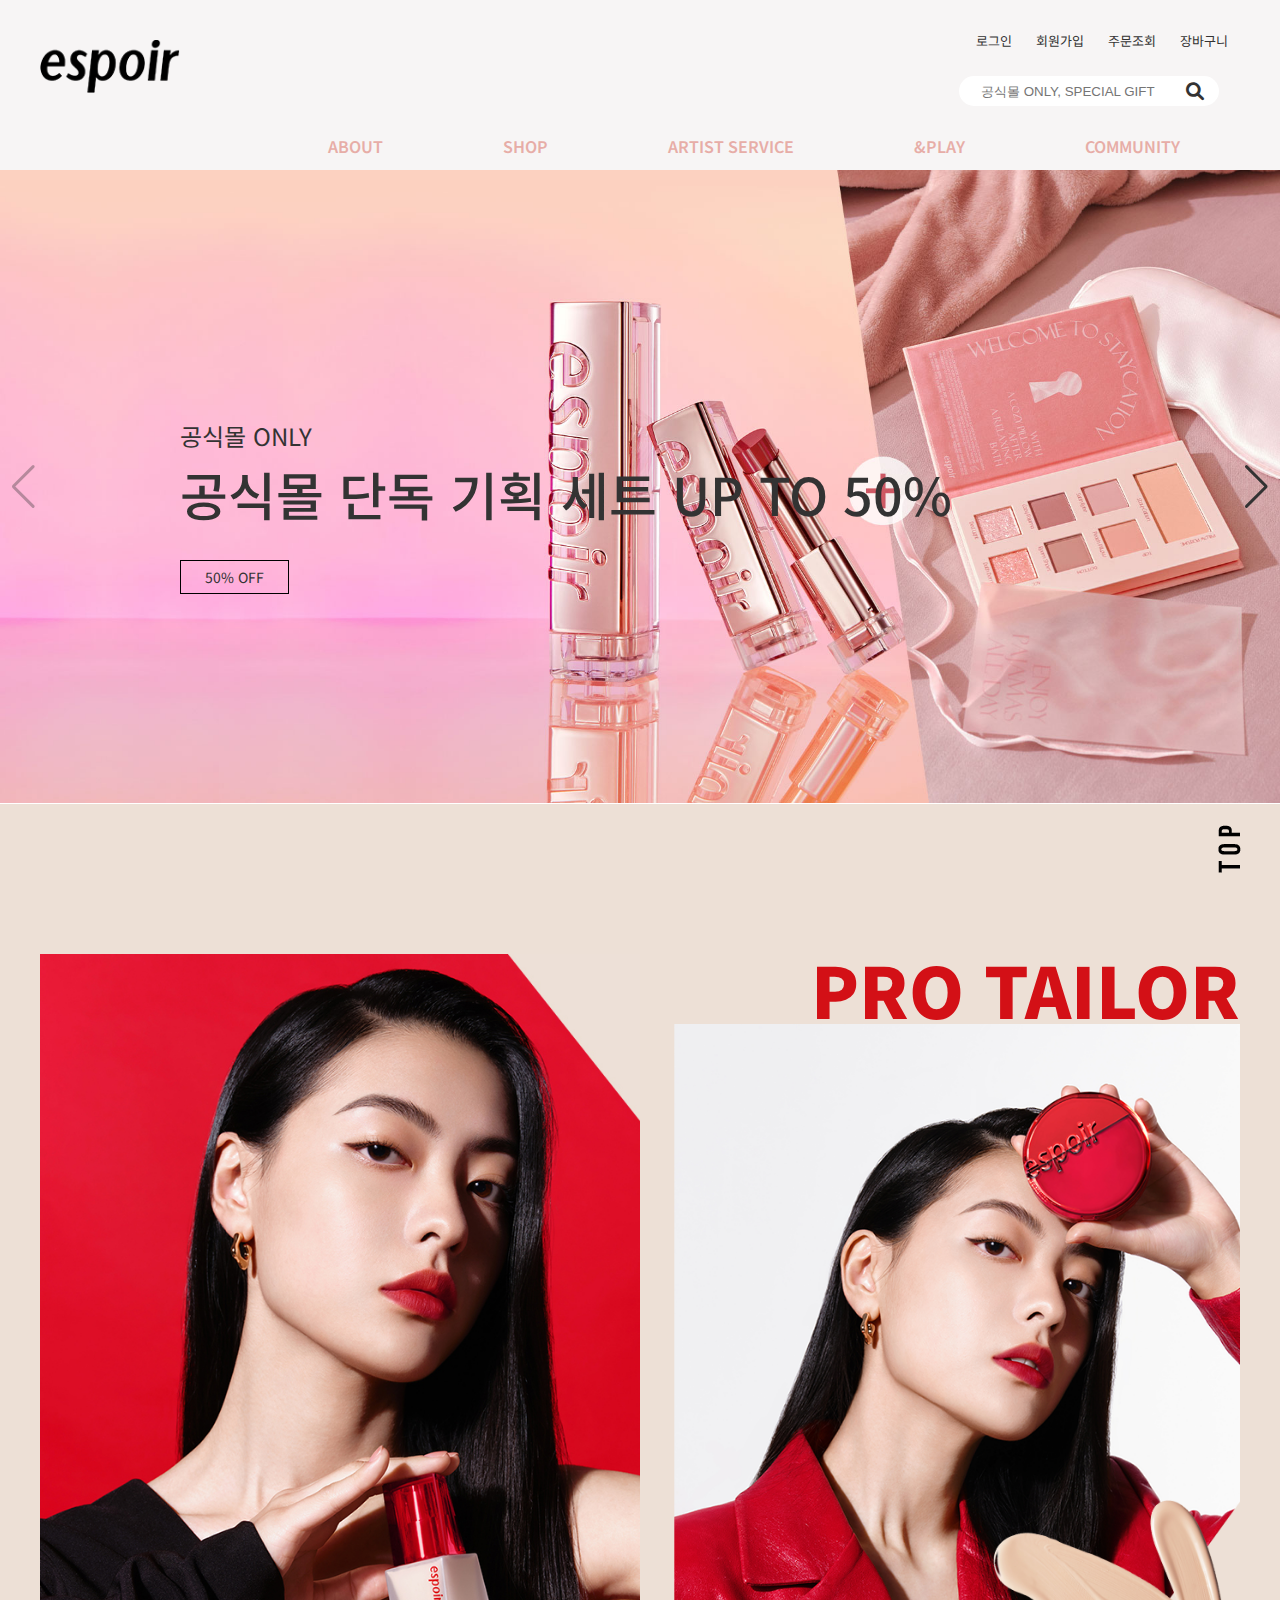
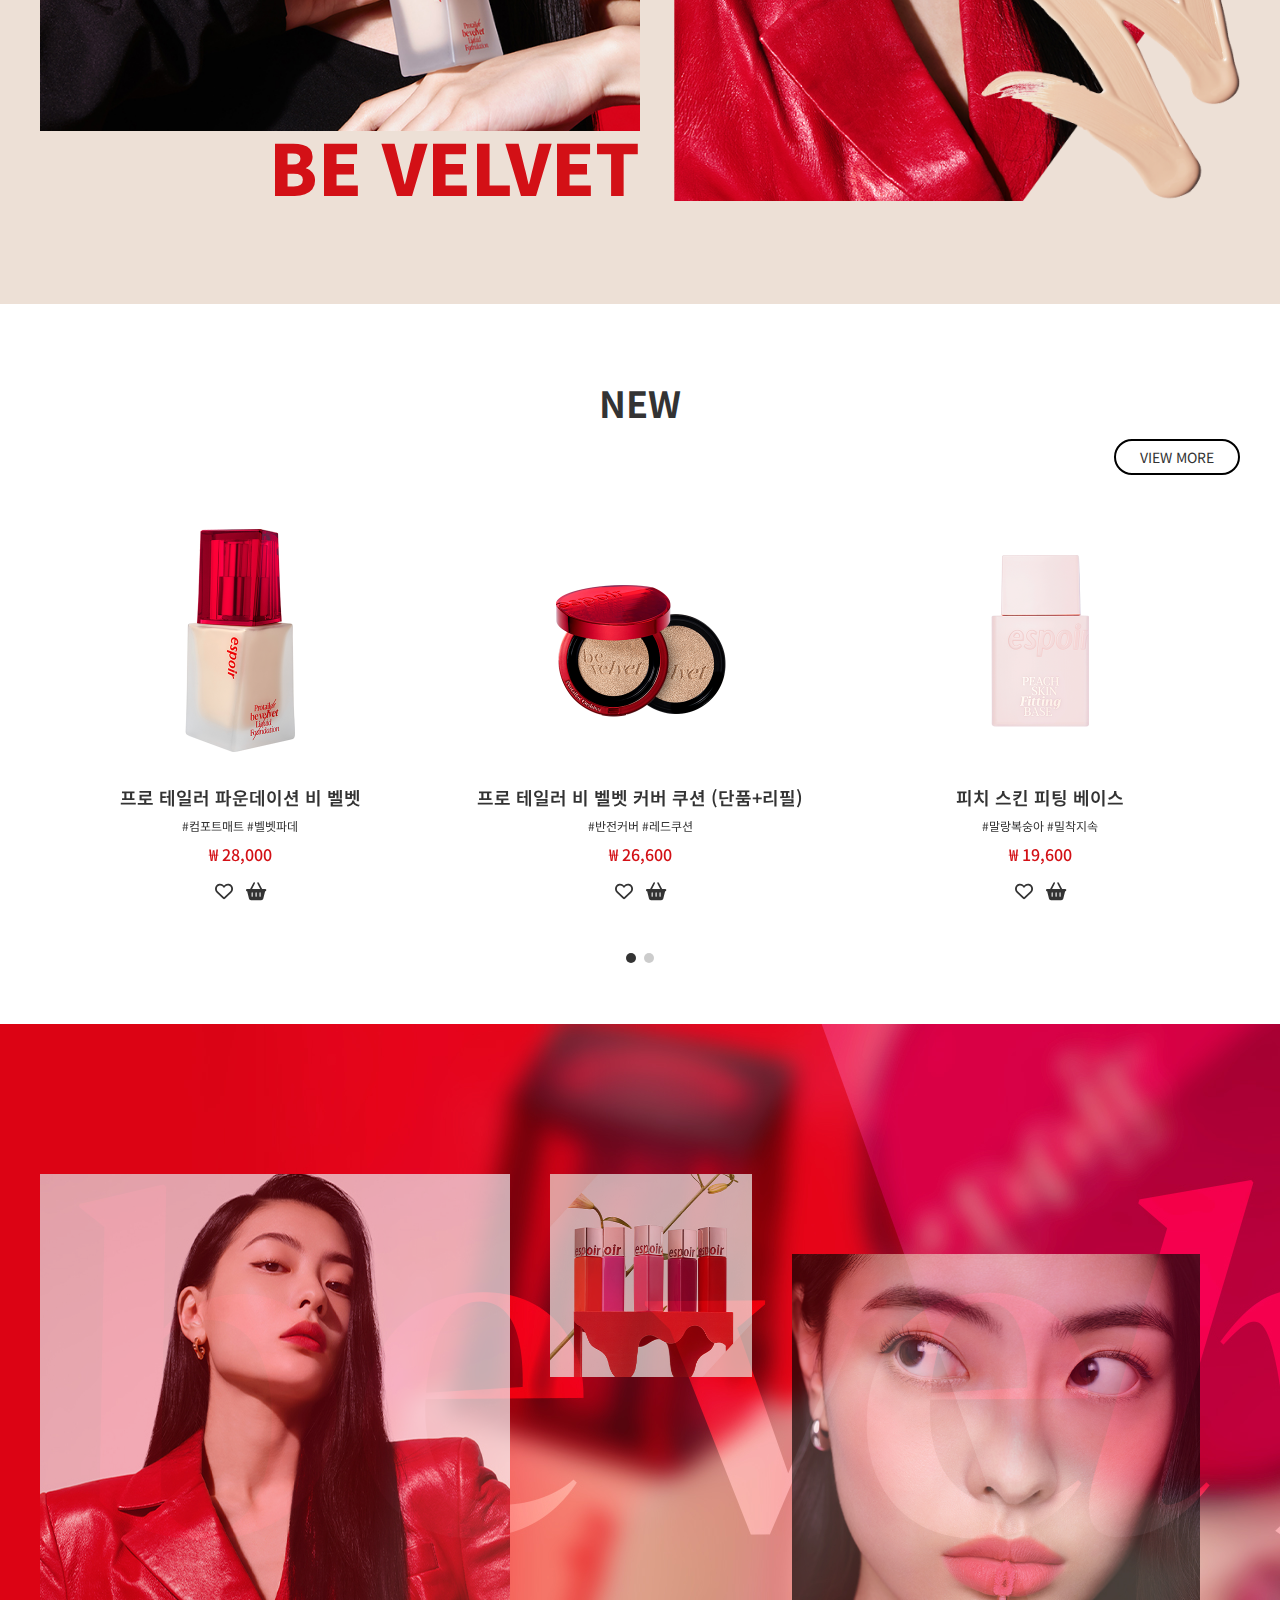
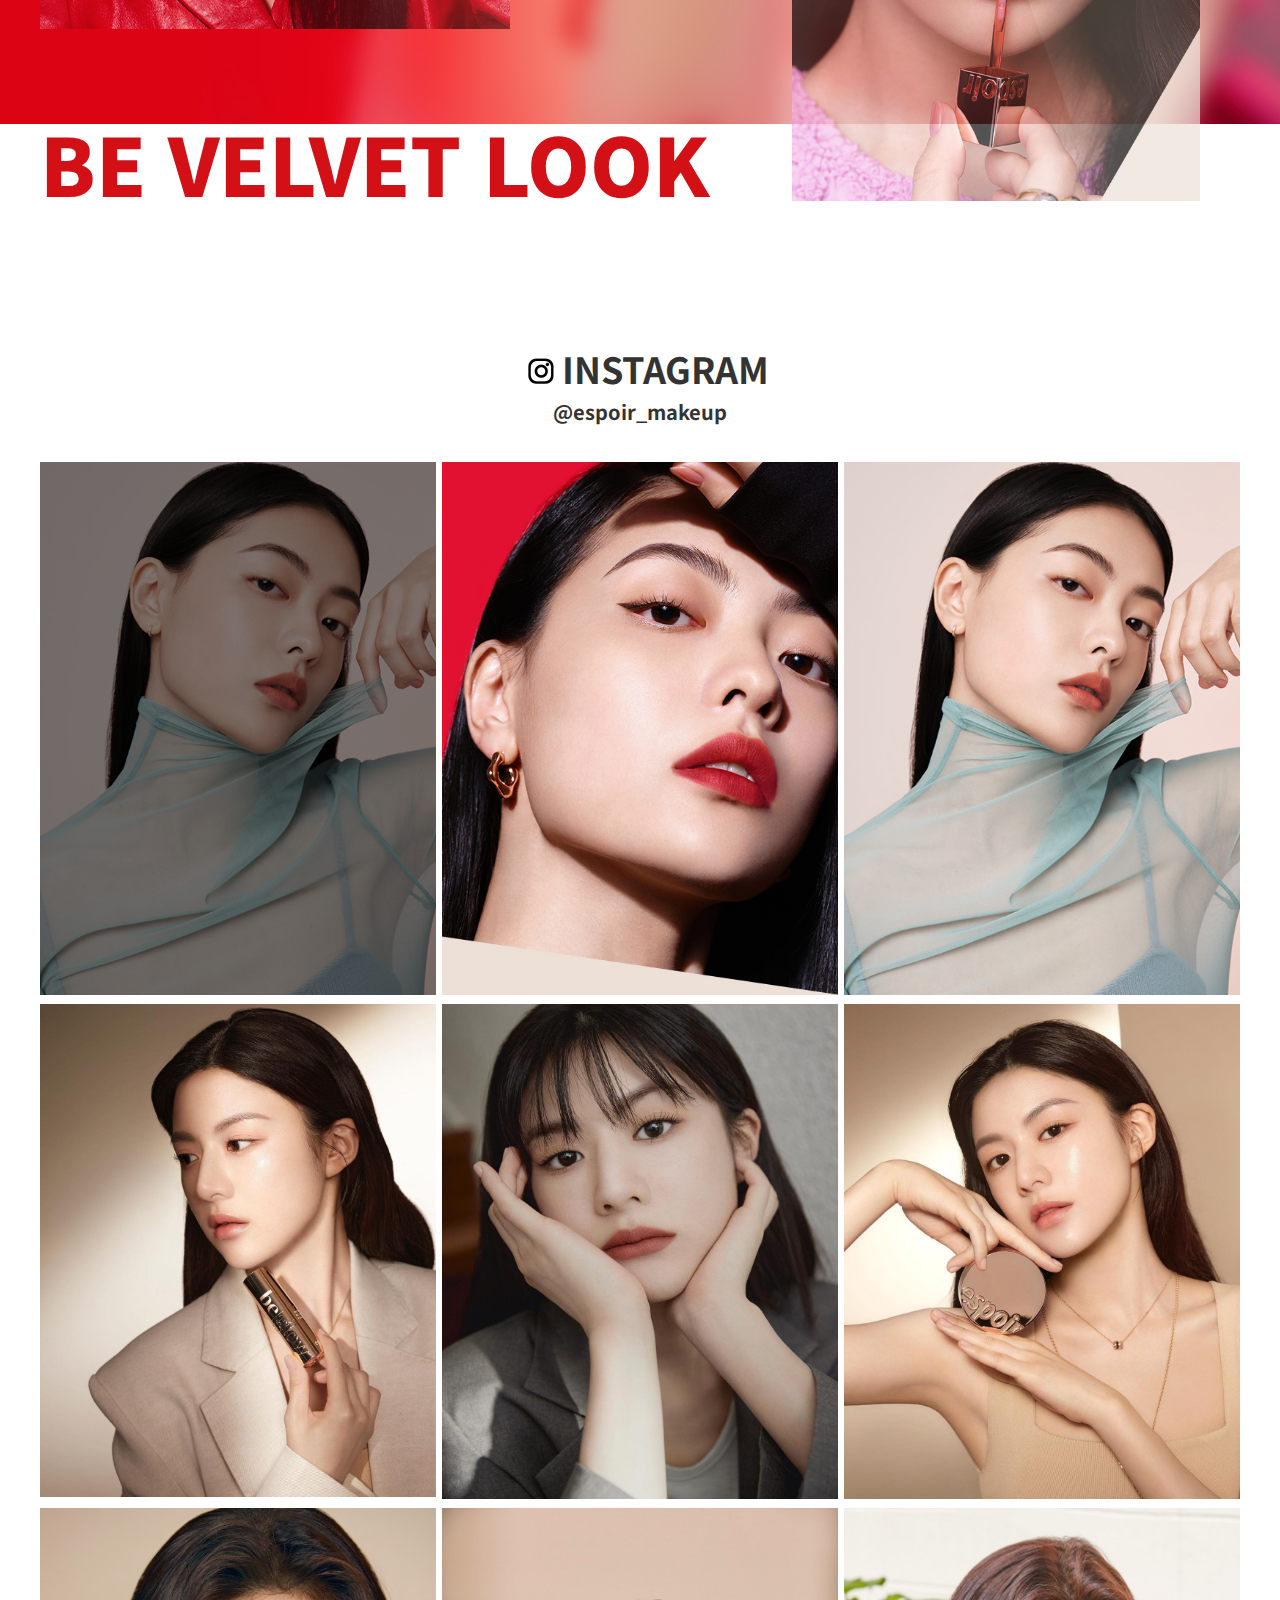
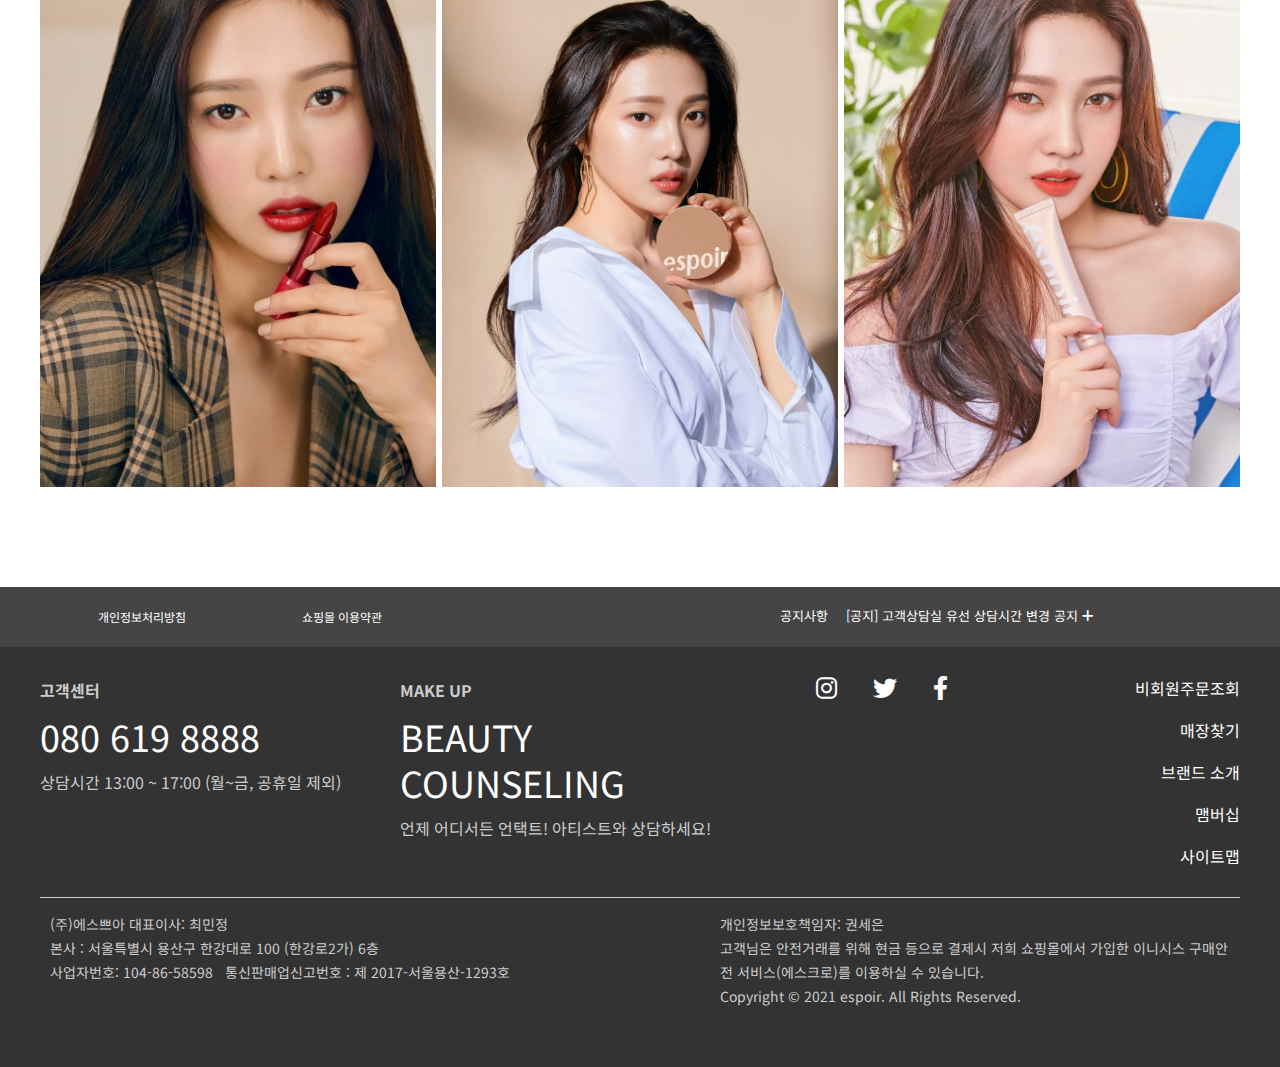
<file: index.html>
<!DOCTYPE html>
<html lang="ko">
<head>
    <meta charset="UTF-8">
    <meta http-equiv="X-UA-Compatible" content="IE=edge">
    <meta name="viewport" content="width=device-width, initial-scale=1.0">
    <title>espoir</title>
    <!-- 즐겨찾기 추가시 생성되는 파비콘 삽입 -->
    <link rel="shortcut icon" href="./img/favicon.ico" type="image/x-icon">
    <!-- 초기화 -->
    <link rel="stylesheet" href="./css/reset.css" type="text/css">
    <!--공통 서식 -->
    <link rel="stylesheet" href="./css/base.css" type="text/css">
    <!-- 레이아웃 -->
    <link rel="stylesheet" href="./css/pc_layout.css" type="text/css">
    <link rel="stylesheet" href="./css/mobile_layout.css" type="text/css">
    <link rel="stylesheet" href="./css/tablet_layout.css" type="text/css">
    <!-- 슬라이드 서식 -->
    <link rel="stylesheet" href="./css/swiper.css" type="text/css">
    <script src="./script/swiper.js"></script>
     <!-- 공급업체 접두사 자동으로 붙여주는 스크립트 소스 -->
   <script src="./script/prefixfree.min.js"></script>
   <!-- 폰트어썸 아이콘을 사용하기 위한 링크 주소 -->
   <link rel="stylesheet" href="https://cdnjs.cloudflare.com/ajax/libs/font-awesome/6.0.0/css/all.min.css" integrity="sha512-9usAa10IRO0HhonpyAIVpjrylPvoDwiPUiKdWk5t3PyolY1cOd4DSE0Ga+ri4AuTroPR5aQvXU9xC6qOPnzFeg==" crossorigin="anonymous" referrerpolicy="no-referrer" />
</head>
<body>
    <input type="checkbox" id="toggle">
    <!-- 상단 헤더영역 -->
    <header>
        <div class="h_top">
            <!-- 왼쪽 상단 Logo -->
            <h1><a href="index.html" title="메인페이지로 바로가기">
                <img src="./img/logo_b_m.png" alt="상단로고"></a></h1>
                <!-- 오른쪽 상단 lnb -->
                <nav class="lnb">
                    <ul>
                        <li><a href="login.html" title="로그인">로그인</a></li>
                        <li><a href="join.html" title="회원가입">회원가입</a></li>
                        <li><a href="order.html" title="주문조회">주문조회</a></li>
                        <li><a href="cart.html" title="장바구니">장바구니</a></li>
                    </ul>
                </nav>
                <!-- 검색폼 -->
                <fieldset>
                    <legend>검색</legend>
                    <input type="search" id="search" placeholder="공식몰 ONLY, SPECIAL GIFT" maxlength="20">
                    <label for="search" class="fas fa-search"><span>검색버튼</span></label>
                </fieldset>
        </div>
        <!-- mobile ver 장바구니 아이콘 -->
        <i class="fas fa-shopping-cart"></i>
        <!-- mobile ver 전체메뉴 아이콘 -->
        <label for="toggle" class="fas fa-bars"></label>
        <!-- 메인 nav -->
        <div class="h_bottom">
            <!-- mobile ver 닫기버튼 아이콘 -->
            <label for="toggle" class="fas fa-times"></label>
            <nav class="gnb">
                <ul>
                    <li><a href="about.html" title="ABOUT">ABOUT</a></li>

                    <li><a href="shop.html" title="SHOP">SHOP</a>
                      <i class="fas fa-angle-down"></i>
                      <ul class="sub">
                        <li><a href="new.html" title="NEW">NEW</a></li>
                        <li><a href="best.html" title="BEST">BEST</a></li>
                        <li><a href="face.html" title="FACE">FACE</a></li>
                        <li><a href="lip.html" title="LIP">LIP</a></li>
                        <li><a href="eye.html" title="EYE">EYE</a></li>
                        <li><a href="sun.html" title="SUN">SUN</a></li>
                        <li><a href="other.html" title="OTHER">OTHER</a></li>
                        <li><a href="lb.html" title="LOOK BOOK">LOOK BOOK</a></li>
                      </ul>
                    </li>

                    <li><a href="artist.html" title="ARTIST SERVICE">ARTIST SERVICE</a>
                      <i class="fas fa-angle-down"></i>
                      <ul class="sub">
                        <li><a href="on_con.html" title="ONLINE CONSULTING">ONLINE CONSULTING</a></li>
                        <li><a href="off_con.html" title="OFFLINE CONSULTING">OFFLINE CONSULTING</a></li>
                        <li><a href="t_up.html" title="TOUCH UP">TOUCH UP</a></li>
                        <li><a href="e_bar.html" title="EYEBROW BAR">EYEBROW BAR</a></li>
                      </ul>
                    </li>

                    <li><a href="play.html" title="&PLAY">&PLAY</a>
                      <i class="fas fa-angle-down"></i>
                      <ul class="sub">
                        <li><a href="a_play.html" title="POWDER&PLAY">POWDER&PLAY</a></li>
                        <li><a href="b_play.html" title="GLITTER&PLAY">GLITTER&PLAY</a></li>
                      </ul>
                    </li>

                    <li><a href="comu.html" title="COMMUNITY">COMMUNITY</a>
                        <i class="fas fa-angle-down"></i>
                        <ul class="sub">
                          <li><a href="notice.html" title="NOTICE">NOTICE</a></li>
                          <li><a href="qna.html" title="Q&A">Q&A</a></li>
                          <li><a href="event.html" title="EVENT">EVENT</a></li>
                          <li><a href="re.html" title="REVIEW">REVIEW</a></li>
                          <li><a href="store.html" title="STORE">STORE</a></li>
                        </ul>
                      </li>
                      </ul>
            </nav>
        </div>
    </header>

    <!-- 메인 콘텐츠 영역 -->
    <main>
        <!-- slide : pc ver -->
        <article class="slide">
            <h3>슬라이드</h3>
            <div class="swiper mySwiper">
            <!-- Additional required wrapper -->
            <div class="swiper-wrapper">
              <!-- Slides -->
              <div class="swiper-slide"><a href="a.html" title="배너01">
                 <img src="./img/banner01.jpg" alt="배너01">
                </a>
                 <div class="item">
                     <p class="top">공식몰 ONLY</p>
                     <p class="title">공식몰 단독 기획 세트 UP TO 50%</p>
                     <p class="btn">
                        <a href="#" title="sale" class="button">50% OFF</a>
                    </p>
                 </div>
                </div>

              <div class="swiper-slide"><a href="b.html" title="배너02">
                 <img src="./img/banner02.jpg" alt="배너02">
                 </a>
                 <div class="item">
                    <p class="top">Special Gift</p>
                    <p class="title">WASHED PINK SET 프로모션</p>
                    <p class="btn">
                        <a href="#" title="sale" class="button">~31% OFF</a>
                        <a href="#" title="gift" class="button">GIFT</a>
                   </p>
                </div>
               </div>

              <div class="swiper-slide"><a href="c.html" title="배너03">
                 <img src="./img/banner03.jpg" alt="배너03">
                 </a>
                 <div class="item">
                    <p class="top">NEW</p>
                    <p class="title">비 벨벳 파운데이션 UP TO 30% </p>
                    <p class="btn">
                       <a href="#" title="sale" class="button">30% OFF</a>
                   </p>
                </div>
             </div>

              <div class="swiper-slide"><a href="d.html" title="배너04">
                 <img src="./img/banner04.jpg" alt="배너04">
                 </a>
                 <div class="item">
                    <p class="top">NEW</p>
                    <p class="title">얇지만 강력한 #반전 커버, 비 벨벳 쿠션</p>
                    <p class="btn">
                       <a href="#" title="sale" class="button">30% OFF</a>
                   </p>
                </div>
                </div>

              <div class="swiper-slide"><a href="e.html" title="배너05">
                 <img src="./img/banner05.jpg" alt="배너05">
                 </a>
                 <div class="item">
                    <p class="top">공식몰 EVENT</p>
                    <p class="title">HAPPY WHITE DAY</p>
                    <p class="btn">
                       <a href="#" title="sale" class="button">~40% OFF</a>
                       <a href="#" title="gift" class="button">GIFT</a>
                   </p>
                </div>
                </div>
            </div>
            <!-- 슬라이드의 좌, 우에 방향표시 버튼 -->
            <div class="swiper-button-next"></div>
            <div class="swiper-button-prev"></div>
            <!-- 페이지 위치를 표시하기 위한 컨트롤 버튼 나오게 하기 -->
            <div class="swiper-pagination"></div>
        </div>
        </article>

        <!-- slide : mobile ver -->
        <article class="m_slide">
            <h3>슬라이드</h3>
            <div class="swiper mySwiper">
            <!-- Additional required wrapper -->
            <div class="swiper-wrapper">
              <!-- Slides -->
              <div class="swiper-slide"><a href="a.html" title="배너01">
                 <img src="./img/m_banner01.jpg" alt="배너01">
                 </a>
                 <div class="item">
                     <p class="top">공식몰 ONLY</p>
                     <p class="title">공식몰 단독 기획 세트 UP TO 50%</p>
                     <p class="btn">
                        <a href="#" title="sale" class="button">50% OFF</a>
                    </p>
                 </div>
                </div>

              <div class="swiper-slide"><a href="b.html" title="배너02">
                 <img src="./img/m_banner02.jpg" alt="배너02">
                 </a>
                 <div class="item">
                    <p class="top">Special Gift</p>
                    <p class="title">WASHED PINK SET<br>프로모션</p>
                    <p class="btn">
                        <a href="#" title="sale" class="button">~31% OFF</a>
                        <a href="#" title="gift" class="button">GIFT</a>
                   </p>
                </div>
                </div>

              <div class="swiper-slide"><a href="c.html" title="배너03">
                 <img src="./img/m_banner03.jpg" alt="배너03">
                 </a>
                 <div class="item">
                    <p class="top">NEW</p>
                    <p class="title">비 벨벳 파운데이션<br>UP TO 30% </p>
                    <p class="btn">
                       <a href="#" title="sale" class="button">30% OFF</a>
                   </p>
                </div>
                </div>

              <div class="swiper-slide"><a href="d.html" title="배너04">
                 <img src="./img/m_banner04.jpg" alt="배너04">
                 </a>
                 <div class="item">
                    <p class="top">NEW</p>
                    <p class="title">얇지만 강력한<br>#반전 커버, 비 벨벳 쿠션</p>
                    <p class="btn">
                       <a href="#" title="sale" class="button">30% OFF</a>
                   </p>
                </div>
                </div>

              <div class="swiper-slide"><a href="e.html" title="배너05">
                 <img src="./img/m_banner05.jpg" alt="배너05">
                 </a>
                 <div class="item">
                    <p class="top">공식몰 EVENT</p>
                    <p class="title">HAPPY WHITE DAY</p>
                    <p class="btn">
                       <a href="#" title="sale" class="button">~40% OFF</a>
                       <a href="#" title="gift" class="button">GIFT</a>
                   </p>
                </div>
                </div>
            </div>
            <!-- 슬라이드의 좌, 우에 방향표시 버튼 -->
            <div class="swiper-button-next"></div>
            <div class="swiper-button-prev"></div>
        </div>
        </article>
        
        <div class="con01">
        <article>
            <h3>프로테일러 비 벨벳</h3>
            <div class="c_left">
            <img src="./img/l_con1.jpg" alt="PRO TAILOR">
            <div class="line"></div>
            </div>
            <p>PRO TAILOR</p>
            <div class="c_right">
            <img src="./img/r_con1.png" alt="BE VELVET">
            <div class="line02"></div>
            </div>
            <p>BE VELVET</p>
        </article>
        </div>

        <!-- con02 : pc ver -->
        <article class="con02">
            <h3>NEW</h3>
            <p class="shop_btn">
                <a href="#" title="더보기 버튼" class="button_02">view more</a>
            </p>
            
            <div class="swiper shop_slide">
                <div class="swiper-wrapper">
                  <div class="swiper-slide">
                      <!-- 상품목록 -->
                      <ul>
                          <li>
                             <a href="n_shop" title="상품 상세보기"><img src="./img/con2_1.png" alt="상품1"></a>
                              <div class="info">
                                  <h4>프로 테일러 파운데이션 비 벨벳</h4>
                                  <p>#컴포트매트 #벨벳파데</p>
                                  <span class="price">&#8361; 28,000</span>
                                  <br>
                                  <a href="#" title="찜하기 아이콘"><i class="far fa-heart"></i></a>
                                  <a href="#" title="장바구니 아이콘"><i class="fa-solid fa-basket-shopping"></i></a>
                              </div>
                          </li>
                          <li>
                            <a href="n_shop" title="상품 상세보기"><img src="./img/con2_2.png" alt="상품2"></a>
                            <div class="info">
                                <h4>프로 테일러 비 벨벳 커버 쿠션 (단품+리필)</h4>
                                <p>#반전커버 #레드쿠션</p>
                                <span class="price">&#8361; 26,600</span>
                                <br>
                                <a href="#" title="찜하기 아이콘"><i class="far fa-heart"></i></a>
                                <a href="#" title="장바구니 아이콘"><i class="fa-solid fa-basket-shopping"></i></a>
                            </div>
                        </li>
                        <li>
                            <a href="n_shop" title="상품 상세보기"><img src="./img/con2_3.png" alt="상품3"></a>
                            <div class="info">
                                <h4>피치 스킨 피팅 베이스</h4>
                                <p>#말랑복숭아 #밀착지속</p>
                                <span class="price">&#8361; 19,600</span>
                                <br>
                                <a href="#" title="찜하기 아이콘"><i class="far fa-heart"></i></a>
                                <a href="#" title="장바구니 아이콘"><i class="fa-solid fa-basket-shopping"></i></a>
                            </div>
                        </li>
                      </ul>
                  </div>
                  <div class="swiper-slide">
                       <!-- 상품목록 -->
                       <ul>
                        <li>
                            <a href="n_shop" title="상품 상세보기"><img src="./img/con2_4.png" alt="상품4"></a>
                            <div class="info">
                                <h4>꾸뛰르 립 틴트 벨벳</h4>
                                <p>#고퀄벨벳 #원조MLBB</p>
                                <span class="price">&#8361; 14,000</span>
                                <br>
                                <a href="#" title="찜하기 아이콘"><i class="far fa-heart"></i></a>
                                <a href="#" title="장바구니 아이콘"><i class="fa-solid fa-basket-shopping"></i></a>
                            </div>
                        </li>
                        <li>
                         <a href="n_shop" title="상품 상세보기"><img src="./img/con2_5.png" alt="상품5"></a>
                          <div class="info">
                              <h4>꾸뛰르 립 틴트 워터 벨벳</h4>
                              <p>#비건픽싱 #청량컬러</p>
                              <span class="price">&#8361; 14,000</span>
                              <br>
                              <a href="#" title="찜하기 아이콘"><i class="far fa-heart"></i></a>
                              <a href="#" title="장바구니 아이콘"><i class="fa-solid fa-basket-shopping"></i></a>
                          </div>
                      </li>
                      <li>
                        <a href="n_shop" title="상품 상세보기"><img src="./img/con2_6.png" alt="상품6"></a>
                          <div class="info">
                              <h4>꾸뛰르 립틴트 샤인</h4>
                              <p>#고급광틴트 #촉맑탱</p>
                              <span class="price">&#8361; 14,000</span>
                              <br>
                              <a href="#" title="찜하기 아이콘"><i class="far fa-heart"></i></a>
                              <a href="#" title="장바구니 아이콘"><i class="fa-solid fa-basket-shopping"></i></a>
                          </div>
                      </li>
                    </ul>
                  </div>
                </div>
                <div class="swiper-pagination dot"></div>
              </div>
        </article>

        <!-- con02 : mobile ver -->
        <article class="m_con02">
            <h3>New</h3>
            <p class="shop_btn">
                <a href="#" title="더보기 버튼" class="button_02">view more</a>
            </p>
                 <div class="swiper shop_slide">
                     <div class="swiper-wrapper">
                         <div class="swiper-slide">
                            <!-- 상품목록 -->
                             <ul>
                                 <li>
                                     <a href="n_shop" title="상품 상세보기"><img src="./img/con2_1.png" alt="상품1"></a>
                                        <div class="info">
                                              <h4>프로 테일러 파운데이션<br>비 벨벳</h4>
                                              <p>#컴포트매트 #벨벳파데</p>
                                              <span class="price">&#8361; 28,000</span>
                                              <br>
                                              <a href="#" title="찜하기 아이콘"><i class="far fa-heart"></i></a>
                                              <a href="#" title="장바구니 아이콘"><i class="fa-solid fa-basket-shopping"></i></a>
                                          </div>
                                      </li>
                                      <li>
                                        <a href="n_shop" title="상품 상세보기"><img src="./img/con2_2.png" alt="상품2"></a>
                                        <div class="info">
                                            <h4>프로 테일러 비 벨벳 커버 쿠션 <br>(단품+리필)</h4>
                                            <p>#반전커버 #레드쿠션</p>
                                            <span class="price">&#8361; 26,600</span>
                                            <br>
                                            <a href="#" title="찜하기 아이콘"><i class="far fa-heart"></i></a>
                                            <a href="#" title="장바구니 아이콘"><i class="fa-solid fa-basket-shopping"></i></a>
                                        </div>
                                    </li>
                                  </ul>
                              </div>
                              <div class="swiper-slide">
                                   <!-- 상품목록 -->
                                   <ul>
                                    <li>
                                        <a href="n_shop" title="상품 상세보기"><img src="./img/con2_3.png" alt="상품3"></a>
                                        <div class="info">
                                            <h4>피치 스킨 피팅 베이스</h4>
                                            <p>#말랑복숭아 #밀착지속</p>
                                            <span class="price">&#8361; 19,600</span>
                                            <br>
                                            <a href="#" title="찜하기 아이콘"><i class="far fa-heart"></i></a>
                                            <a href="#" title="장바구니 아이콘"><i class="fa-solid fa-basket-shopping"></i></a>
                                        </div>
                                    </li>
                                    <li>
                                        <a href="n_shop" title="상품 상세보기"><img src="./img/con2_4.png" alt="상품4"></a>
                                        <div class="info">
                                            <h4>꾸뛰르 립 틴트 벨벳</h4>
                                            <p>#고퀄벨벳 #원조MLBB</p>
                                            <span class="price">&#8361; 14,000</span>
                                            <br>
                                            <a href="#" title="찜하기 아이콘"><i class="far fa-heart"></i></a>
                                            <a href="#" title="장바구니 아이콘"><i class="fa-solid fa-basket-shopping"></i></a>
                                        </div>
                                    </li>
                                </ul>
                              </div>
                              <div class="swiper-slide">
                                <!-- 상품목록 -->
                                <ul>
                              <li>
                                <a href="n_shop" title="상품 상세보기"><img src="./img/con2_5.png" alt="상품5"></a>
                                 <div class="info">
                                     <h4>꾸뛰르 립 틴트 워터 벨벳</h4>
                                     <p>#비건픽싱 #청량컬러</p>
                                     <span class="price">&#8361; 14,000</span>
                                     <br>
                                     <a href="#" title="찜하기 아이콘"><i class="far fa-heart"></i></a>
                                     <a href="#" title="장바구니 아이콘"><i class="fa-solid fa-basket-shopping"></i></a>
                                 </div>
                             </li>
                             <li>
                               <a href="n_shop" title="상품 상세보기"><img src="./img/con2_6.png" alt="상품6"></a>
                                 <div class="info">
                                     <h4>꾸뛰르 립틴트 샤인</h4>
                                     <p>#고급광틴트 #촉맑탱</p>
                                     <span class="price">&#8361; 14,000</span>
                                     <br>
                                     <a href="#" title="찜하기 아이콘"><i class="far fa-heart"></i></a>
                                     <a href="#" title="장바구니 아이콘"><i class="fa-solid fa-basket-shopping"></i></a>
                                 </div>
                             </li>
                             </ul>
                             </div>
                            </div>
                            <div class="swiper-pagination dot"></div>
                          </div>
        </article>

        <div class="con03">
        <article>
            <h3>벨벳룩</h3>
            <ul>
                <li><a href="#" title="상품보기"><img src="./img/v_look.jpg" alt="벨벳룩1">
                </a>
                <span><i class="fa-solid fa-plus"></i></span>
            </li>

                <li><a href="#" title="상품보기"><img src="./img/v_look0.jpg" alt="벨벳룩2">
                 </a>
                 <span><i class="fa-solid fa-plus"></i></span>
                </li>

                <li><a href="#" title="상품보기"><img src="./img/v_look2.jpg" alt="벨벳룩3">
                 </a>
                 <span><i class="fa-solid fa-plus"></i></span>
                </li>
            </ul>
            <p>BE VELVET LOOK</p>
        </article>
        </div>

        <article class="sns">
            <h3>
                <img src="./img/ico_insta_b.png" alt="인스타그램">instagram<br>
                <span class="id_name">@espoir_makeup</span>
            </h3>

            <ul class="sns_grid">
                <li class="g1"><a href="#"><img src="./img/sns03.jpg" alt="그리드이미지"></a></li>
                <li class="g2"><a href="#"><img src="./img/sns02.jpg" alt="그리드이미지"></a></li>
                <li class="g3"><a href="#"><img src="./img/sns03.jpg" alt="그리드이미지"></a></li>
                <li class="g4"><a href="#"><img src="./img/sns04.jpeg" alt="그리드이미지"></a></li>
                <li class="g5"><a href="#"><img src="./img/sns05.jpeg" alt="그리드이미지"></a></li>
                <li class="g6"><a href="#"><img src="./img/sns06.jpeg" alt="그리드이미지"></a></li>
                <li class="g7"><a href="#"><img src="./img/sns07.jpeg" alt="그리드이미지"></a></li>
                <li class="g8"><a href="#"><img src="./img/sns08.jpeg" alt="그리드이미지"></a></li>
                <li class="g9"><a href="#"><img src="./img/sns09.jpeg" alt="그리드이미지"></a></li>
            </ul>
        </article>

        <!-- top btn -->
        <aside>
            <a href="#" title="top버튼"><img src="./img/btn_top.png" alt="상단으로 가기"></a>
        </aside>
    
    </main>

    <!-- 하단 푸터영역 -->
    <footer>
        <div class="f_top">
            <nav class="f_nav">
                <ul class="f_lnb">
                    <li><a href="b.html" title="개인정보처리방침">
                        개인정보처리방침
                    </a></li>
                    <li><a href="e.html" title="쇼밍몰약관">
                        쇼핑몰 이용약관
                    </a></li>
                </ul>
                <dl>
                    <dt><a href="notice.html" title="공지사항 페이지로 이동하기">공지사항</a></dt>
                    <dd><a href="notice.html" title="[공지]고객상담실 유선 상담시간 변경 공지">
                        [공지] 고객상담실 유선 상담시간 변경 공지</a>
                        <span><i class="fa-solid fa-plus"></i></span>
                    </dd>
                </dl>
            </nav>
        </div>
        <div class="f_info">
            <dl>
                <dt>푸터영역 정보</dt>
                <dd>
                    <h3>고객센터</h3>
                    <p class="number">080 619 8888</p>
                    <p>상담시간 13:00 ~ 17:00
                      (월~금, 공휴일 제외)</p>
                </dd>
                <dd>
                    <h3>MAKE UP</h3>
                    <p class="number">BEAUTY COUNSELING</p>
                    <p>언제 어디서든 언택트!
                      아티스트와 상담하세요!</p>
                </dd>
                <dd class="f_sns">
                    <a href="i.html" title="instagram" class="fab fa-instagram"><span>instagram</span></a>
                    <a href="t.html" title="twitter" class="fab fa-twitter"><span>twitter</span></a>
                    <a href="f.html" title="facebook" class="fab fa-facebook-f"><span>facebook</span></a>
                </dd>
                <ul class="f_menu">
                    <li><a href="#" title="주문조회">비회원주문조회</a></li>
                    <li><a href="#" title="매장찾기">매장찾기</a></li>
                    <li><a href="#" title="브랜드소개">브랜드 소개</a></li>
                    <li><a href="#" title="맴버십">맴버십</a></li>
                    <li><a href="#" title="사이트맵">사이트맵</a></li>
                </ul>
            </dl>
        </div>
        <address>
            <p class="a_info">
                (주)에스쁘아 대표이사: 최민정<br>
                본사 : 서울특별시 용산구 한강대로 100 (한강로2가) 6층<br>
                사업자번호: 104-86-58598&nbsp;&nbsp;&nbsp;통신판매업신고번호 : 제 2017-서울용산-1293호
            </p>
            <p class="a_pay">
                개인정보보호책임자: 권세은<br>
                고객님은 안전거래를 위해 현금 등으로 결제시 저희 쇼핑몰에서 가입한 이니시스 구매안전 서비스(에스크로)를 이용하실 수 있습니다.
                <br>Copyright &copy; 2021 espoir. All Rights Reserved.
            </p>
            
        </address>
    </footer>

    <!-- Initialize Swiper -->
<script>
    var swiper = new Swiper(".mySwiper", {
      spaceBetween: 30,
      centeredSlides: true,
      autoplay: {
        delay: 4000,
        disableOnInteraction: false,
      },
      pagination: {
        el: ".swiper-pagination",
        clickable: true,
      },
      navigation: {
        nextEl: ".swiper-button-next",
        prevEl: ".swiper-button-prev",
      },
    });
    let shop = new Swiper('.shop_slide',{
        pagination : {
            el: ".swiper-pagination",
            clickable: true,
        }
    });
  </script>
  <script>
      $(function(){
          const t_btn = $('aside a');
          t_btn.click(function(){
              $('htm, body').animate({scrollTop:'0px'},500);
              return false;
          });
      });
  </script>
</body>
</html>
</file>
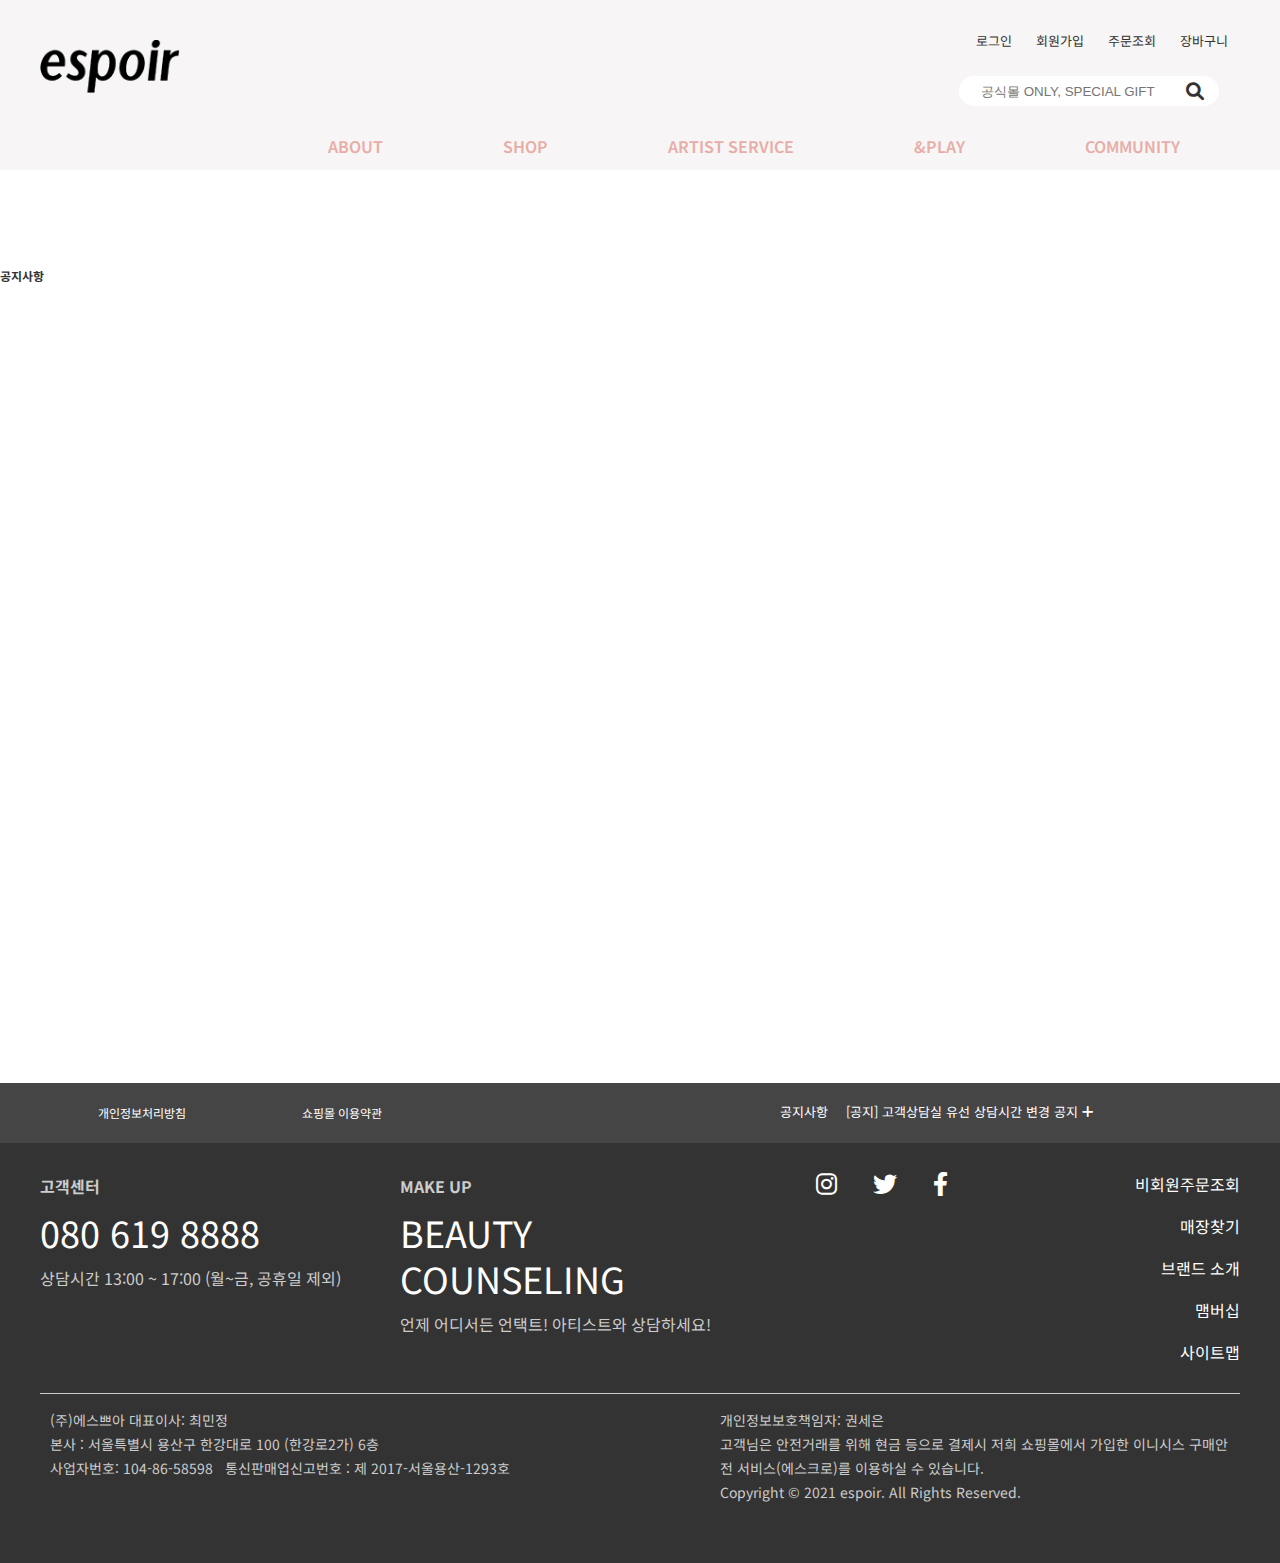
<file: notice.html>
<!DOCTYPE html>
<html lang="ko">
<head>
    <meta charset="UTF-8">
    <meta http-equiv="X-UA-Compatible" content="IE=edge">
    <meta name="viewport" content="width=device-width, initial-scale=1.0">
    <title>espoir_notice</title>
    <style>
        section{
            width: 100%;
            margin: 0px auto;
            transform: translateY(100px);
        }
        iframe{
            width: 100%;
            border: 0px;
            height: 800px;
        }
    </style>
    <!-- 즐겨찾기 추가시 생성되는 파비콘 삽입 -->
    <link rel="shortcut icon" href="./img/favicon.ico" type="image/x-icon">
    <!-- 초기화 -->
    <link rel="stylesheet" href="./css/reset.css" type="text/css">
    <!--공통 서식 -->
    <link rel="stylesheet" href="./css/base.css" type="text/css">
    <!-- 레이아웃 -->
    <link rel="stylesheet" href="./css/pc_layout.css" type="text/css">
     <!-- 공급업체 접두사 자동으로 붙여주는 스크립트 소스 -->
   <script src="./script/prefixfree.min.js"></script>
   <!-- 폰트어썸 아이콘을 사용하기 위한 링크 주소 -->
   <link rel="stylesheet" href="https://cdnjs.cloudflare.com/ajax/libs/font-awesome/6.0.0/css/all.min.css" integrity="sha512-9usAa10IRO0HhonpyAIVpjrylPvoDwiPUiKdWk5t3PyolY1cOd4DSE0Ga+ri4AuTroPR5aQvXU9xC6qOPnzFeg==" crossorigin="anonymous" referrerpolicy="no-referrer" />
</head>
<body>
    <!-- 상단 헤더영역 -->
    <header>
        <div class="h_top">
            <!-- 왼쪽 상단 Logo -->
            <h1><a href="index.html" title="메인페이지로 바로가기">
                <img src="./img/logo_b_m.png" alt="상단로고"></a></h1>
                <!-- 오른쪽 상단 lnb -->
                <nav class="lnb">
                    <ul>
                        <li><a href="login.html" title="로그인">로그인</a></li>
                        <li><a href="join.html" title="회원가입">회원가입</a></li>
                        <li><a href="order.html" title="주문조회">주문조회</a></li>
                        <li><a href="cart.html" title="장바구니">장바구니</a></li>
                    </ul>
                </nav>
                <!-- 검색폼 -->
                <fieldset>
                    <legend>검색</legend>
                    <input type="search" id="search" placeholder="공식몰 ONLY, SPECIAL GIFT" maxlength="20">
                    <label for="search" class="fas fa-search"><span>검색버튼</span></label>
                </fieldset>
        </div>
        <!-- 메인 nav -->
        <div class="h_bottom">
            <nav class="gnb">
                <ul>
                    <li><a href="about.html" title="ABOUT">ABOUT</a></li>

                    <li><a href="shop.html" title="SHOP">SHOP</a>
                      <i class="fas fa-angle-down"></i>
                      <ul class="sub">
                        <li><a href="new.html" title="NEW">NEW</a></li>
                        <li><a href="best.html" title="BEST">BEST</a></li>
                        <li><a href="face.html" title="FACE">FACE</a></li>
                        <li><a href="lip.html" title="LIP">LIP</a></li>
                        <li><a href="eye.html" title="EYE">EYE</a></li>
                        <li><a href="sun.html" title="SUN">SUN</a></li>
                        <li><a href="other.html" title="OTHER">OTHER</a></li>
                        <li><a href="lb.html" title="LOOK BOOK">LOOK BOOK</a></li>
                      </ul>
                    </li>

                    <li><a href="artist.html" title="ARTIST SERVICE">ARTIST SERVICE</a>
                      <i class="fas fa-angle-down"></i>
                      <ul class="sub">
                        <li><a href="on_con.html" title="ONLINE CONSULTING">ONLINE CONSULTING</a></li>
                        <li><a href="off_con.html" title="OFFLINE CONSULTING">OFFLINE CONSULTING</a></li>
                        <li><a href="t_up.html" title="TOUCH UP">TOUCH UP</a></li>
                        <li><a href="e_bar.html" title="EYEBROW BAR">EYEBROW BAR</a></li>
                      </ul>
                    </li>

                    <li><a href="play.html" title="&PLAY">&PLAY</a>
                      <i class="fas fa-angle-down"></i>
                      <ul class="sub">
                        <li><a href="a_play.html" title="POWDER&PLAY">POWDER&PLAY</a></li>
                        <li><a href="b_play.html" title="GLITTER&PLAY">GLITTER&PLAY</a></li>
                      </ul>
                    </li>

                    <li><a href="comu.html" title="COMMUNITY">COMMUNITY</a>
                        <i class="fas fa-angle-down"></i>
                        <ul class="sub">
                          <li><a href="notice.html" title="NOTICE">NOTICE</a></li>
                          <li><a href="qna.html" title="Q&A">Q&A</a></li>
                          <li><a href="event.html" title="EVENT">EVENT</a></li>
                          <li><a href="re.html" title="REVIEW">REVIEW</a></li>
                          <li><a href="store.html" title="STORE">STORE</a></li>
                        </ul>
                      </li>
            </nav>
        </div>
    </header>

    <main>
        <section>
            <h2>공지사항</h2>
            <iframe src="http://s20224.dothome.co.kr/bbs/bbs/board.php?bo_table=notice_01"></iframe>
        </section>
    </main>

    <!-- 하단 푸터영역 -->
    <footer>
        <div class="f_top">
            <nav class="f_nav">
                <ul class="f_lnb">
                    <li><a href="b.html" title="개인정보처리방침">
                        개인정보처리방침
                    </a></li>
                    <li><a href="e.html" title="쇼밍몰약관">
                        쇼핑몰 이용약관
                    </a></li>
                </ul>
                <dl>
                    <dt><a href="notice.html" title="공지사항 페이지로 이동하기">공지사항</dt></a>
                    <dd><a href="http://s20224.dothome.co.kr/bbs/bbs/board.php?bo_table=notice_01&wr_id=5" title="[공지]고객상담실 유선 상담시간 변경 공지">
                        [공지] 고객상담실 유선 상담시간 변경 공지</a>
                        <span><i class="fa-solid fa-plus"></i></span>
                    </dd>
                </dl>
            </nav>
        </div>
        <div class="f_info">
            <dl>
                <dt>푸터영역 정보</dt>
                <dd>
                    <h3>고객센터</h3>
                    <p class="number">080 619 8888</p>
                    <p>상담시간 13:00 ~ 17:00
                      (월~금, 공휴일 제외)</p>
                </dd>
                <dd>
                    <h3>MAKE UP</h3>
                    <p class="number">BEAUTY COUNSELING</p>
                    <p>언제 어디서든 언택트!
                      아티스트와 상담하세요!</p>
                </dd>
                <dd class="f_sns">
                    <a href="i.html" title="instagram" class="fab fa-instagram"><span>instagram</span></a>
                    <a href="t.html" title="twitter" class="fab fa-twitter"><span>twitter</span></a>
                    <a href="f.html" title="facebook" class="fab fa-facebook-f"><span>facebook</span></a>
                </dd>
                <ul class="f_menu">
                    <li><a href="#">비회원주문조회</a></li>
                    <li><a href="#">매장찾기</a></li>
                    <li><a href="#">브랜드 소개</a></li>
                    <li><a href="#">맴버십</a></li>
                    <li><a href="#">사이트맵</a></li>
                </ul>
            </dl>
        </div>
        <address>
            <p class="a_info">
                (주)에스쁘아 대표이사: 최민정<br>
                본사 : 서울특별시 용산구 한강대로 100 (한강로2가) 6층<br>
                사업자번호: 104-86-58598&nbsp;&nbsp;&nbsp;통신판매업신고번호 : 제 2017-서울용산-1293호
            </p>
            <p class="a_pay">
                개인정보보호책임자: 권세은<br>
                고객님은 안전거래를 위해 현금 등으로 결제시 저희 쇼핑몰에서 가입한 이니시스 구매안전 서비스(에스크로)를 이용하실 수 있습니다.
                <br>Copyright &copy; 2021 espoir. All Rights Reserved.
            </p>
            
        </address>
    </footer>

</body>
</html>
</file>
<file: css/base.css>
@charset "utf-8";
/* 기본서식 */
@import url('https://fonts.googleapis.com/css2?family=Noto+Sans+KR:wght@300;400;500&display=swap');
header, main, footer{overflow: hidden;}
body{
    font-family: 'Noto Sans KR', '맑은 고딕',sans-serif;
    font-size:12px;
    color:#333;
  }
  
  a{
    color:#333;
    text-decoration:none;
  }

  article > h3, i.fa-angle-down, #toggle{display: none;}
  header > .fa-bars, i.fa-shopping-cart, .h_bottom > .fa-times, 
  .m_slide, .m_con02{display: none;}
</file>
<file: css/pc_layout.css>
@charset "utf-8";

/* 상단헤더서식 */
header{
    height: 170px;
    background-color: #f7f5f5;
}
.h_top{
    width: 1200px;
    margin: 0px auto;
    position: relative;
}
.h_top > h1{
    position: relative;
    top: 40px;
    width: 140px;
}
.h_top > h1 img{width: 100%;}
/* 상단 lnb */
.lnb > ul{
    display: flex;
    justify-content: flex-end;
    transform: translateY(-20px);
}
.lnb > ul > li{
    margin: 0px 12px;
}
.lnb > ul > li > a{
    color: #333;
    font-size: 13px;
}
.lnb > ul > li > a:hover{text-decoration: underline;}
/* 검색폼 */
.h_top > fieldset{
    position: absolute; right: 0px; top: 76px;
    border: none;
}
fieldset > legend{display: none;}
fieldset #search{
    width: 260px; height: 30px;
    border-radius: 40px;
    text-indent: 20px;
    border: none;
}
.fa-search span{display: none;}
label.fa-search{
    font-size: 18px;
    transform: translate(-36px,4px);
}
/* 메인nav영역 */
.h_bottom{
    width: 100%;
    height: 48px;
    background-color: rgba(247,245,245,0.8);
    position: absolute; top: 122px;
    z-index: 100;
    overflow: hidden;
}
.h_bottom:hover{
    height: 460px;
    transition: 0.5s;
}
/* 메인nav */
.gnb{background: #f7f5f5;}
.gnb > ul{
    width: 1200px;
    margin: 0px auto;
    display: flex;
    justify-content: flex-end;
}
.gnb > ul > li{
    line-height: 48px;
    text-align: center;
    position: relative;
    padding: 0px 60px;
}
.gnb > ul > li > a{
    color: #e7ada7;
    font-size: 16px;
    font-weight: 600;
    display: block;
}
.gnb > ul > li > a:hover{
    color: #f34e7f;
}
/* sub메뉴 */
.sub{
    position: absolute;
    width: 100%;
    left: 0px;
}
.sub > li > a{
    font-size: 14px;
    font-weight: 500;
}
.sub > li > a:hover{color: #e7ada7;}

/* 슬라이드 */
.slide{position: relative;}
.swiper-wrapper{position: absolute;}
.swiper-wrapper img{width: 100%;}
/* 슬라이드 문구 */
.item{
    position: absolute; 
    bottom: 220px; left: 180px;
}
.top{font-size: 24px;}
.title{
    font-size: 52px; 
    font-weight: 500;
    margin-top: 20px;
}
.btn{margin-top: 50px;}

.button{
    font-size: 14px;
    padding: 6px 24px;
    border: 1px solid #000;
    transition: 0.5s;
}
.button:hover{
    background: #000;
    color: #fff;
}

/* 컨텐츠1영역 - 프로테일러 비 벨벳 */
.con01{
    width: 100%;
    height: 1100px;
    background: #ede0d6;
}
.con01 article{
    padding-top: 150px;
    width: 1200px;
    margin: 0px auto;
    position: relative;
}
.c_left img, .c_right img{
    width: 100%;
    transition: 0.3s;
}
.c_left, .c_right{
    width: 600px;
    height: 776.56px;
    overflow: hidden;
}
.c_left{float: left;}
.c_right{float: right;}

.con01 p{
    font-size: 70px;
    font-weight: 900;
    color: #d31016;
    text-align: right;
}
/* 마우스 오버시 효과 */
.c_left:hover img{transform: scale(1.2); filter: brightness(70%);}
.c_right:hover img{transform: scale(1.2); filter: brightness(70%);}
.c_left:hover .line::before{width: 50%;}
.c_left:hover .line::after{width: 50%;}

.c_right:hover .line02::before{width: 90%;}
.c_right:hover .line02::after{width: 90%;}

.line::before {
    content: "";
    position: absolute;
    background: rgba(230, 230, 230, 0.7);
    display: inline-block;
    transition: all 0.5s;
    left: 3%;
    top: 20%;
    width: 0%;
    height: 4px; 
}
.line::after {
  content: "";
  position: absolute;
  background: rgba(231,173,167,0.6);
  display: inline-block;
  transition: all 0.5s;
  left: 3%;
  top: 90%;
  width: 0%;
  height: 4px; 
}

.line02::before {
    content: "";
    position: absolute;
    background: rgba(211,16,22,0.6);
    display: inline-block;
    transition: all 0.5s;
    right: 3%;
    top: 24%;
    width: 0%;
    height: 4px; 
}

.line02::after {
  content: "";
  position: absolute;
  background: rgba(211,16,22,0.6);
  display: inline-block;
  transition: all 0.5s;
  right: 3%;
  top: 90%;
  width: 0%;
  height: 4px; 
}

/* 컨텐츠2영역 - 새로운 상품 */
.con02{
    width: 1200px;
    margin: 0px auto;
    padding-top: 80px;
    padding-bottom: 60px;
}
.con02 > h3{
    display: block;
    font-size: 36px;
    text-align: center;
    padding-bottom: 30px;
}
.shop_btn{
    text-align: right;
    margin-bottom: 40px;
    text-transform: uppercase;
}
.button_02{
    font-size: 14px;
    padding: 6px 24px;
    border: 2px solid #000;
    background: rgba(255,255,255,.5);
    transition: 0.5s;
    border-radius: 60px;
}
.button_02:hover{
    background: #000;
    color: #fff;
}
/* 슬라이드 : 새로운 상품 목록 */
.shop_slide{
    width: 1200px; height: 460px;
    text-align: center;
    position: relative; /* 컨트롤버튼의 기준 */
    overflow: hidden;
}
.shop_slide .swiper-slide img{
    width: 50%;
}
.swiper-slide ul{display: flex;}
.info{margin-top: 10px;}
.info > p{line-height: 40px;}
.info > h4{
    font-size: 18px;
    font-weight: 600;
}
.price{
    font-size: 16px;
    font-weight: 500;
    color: #d31016;
}
/* 상품 아이콘 */
.shop_slide i{
    margin-top: 20px;
    padding: 0px 5px;
    font-size: 18px;
}
/* 컨텐츠3영역 - 벨벳룩 */
.con03{
    width: 100%; height: 700px;
    background: url('../img/con3_bevelvet.jpg') no-repeat;
}
.con03 article{
    padding: 150px 0px;
    width: 1200px;
    margin: 0px auto;
}
.con03 ul{display: flex;}
.con03 ul > li{margin-right: 40px; position: relative;}
.con03 ul > li span{
    position: absolute; left: 40px; top: 40px;
    color: #fff;
    font-size: 30px;
    font-weight: 600;
    border: 2px solid #fff;
    background: rgba(0,0,0,0.6);
    border-radius: 50px;
    padding: 9px 12px;
    transition: 0.3s;
    display: none;
}
.con03 ul > li img{
    opacity: 70%;
    transition: 0.3s;
}
.con03 ul > li:nth-child(2){width: 300px;}
.con03 ul > li:nth-child(2) img{width: 100%;}
.con03 ul > li:last-child{transform: translateY(80px);}
.con03 ul > li:last-child img{width: 100%;}
.con03 p{
    font-size: 80px;
    font-weight: 900;
    color: #d31016;
    text-align: left;
}
/* 마우스 오버시 효과 */
.con03 ul > li img:hover{opacity: 100%; border-radius: 100px;}
.con03 ul > li:first-child:hover span{display: block;}
.con03 ul > li:nth-child(2):hover span{display: block;}
.con03 ul > li:last-child:hover span{display: block;}

/* sns : 제목 */
.sns{
    width: 1200px;
    margin: 0px auto;
    margin-top: 220px;
}
.sns > h3{
    display: block;
    text-align: center;
    font-size: 36px;
    text-transform: uppercase;
    font-weight: 200px;
    margin-bottom: 40px;
}
.sns >  h3 > img{
    transform: translate(8px,8px);
    padding-right: 10px;
}
.id_name{
    font-size: 20px;
    text-transform: none;
}
/* sns : 사진목록 그리드 */
.sns_grid{
    width: 1200px;
    margin: 0px auto;
    display:grid;
    box-sizing: border-box;
    grid-gap: 0.5%;
    grid-template-columns: auto auto auto;
    grid-template-rows: auto auto auto;
    grid-template-areas:
      "g1 g2 g3"
      "g4 g5 g6"
      "g7 g8 g9";
}
.g1{grid-area: g1; filter: brightness(50%);}
.g2{grid-area: g2;}
.g3{grid-area: g3;}
.g4{grid-area: g4;}
.g5{grid-area: g5;}
.g6{grid-area: g6;}
.g7{grid-area: g7;}
.g8{grid-area: g8;}
.g9{grid-area: g9;}
.sns_grid img{width: 100%;}
.sns_grid img:hover{opacity: 60%;}

/* top btn */
aside{
    position: fixed;
    bottom: 20px; right: 20px;
    z-index: 10000;
}

/* 하단푸터서식 */
footer{
    margin-top: 100px;
    background-color: #333333;
    height: 480px;
}
.f_top{
    background: #464545;
    height: 60px;
}
.f_nav, .f_info, address{
    width: 1200px;
    margin: 0px auto;
}
.f_lnb{
    display: flex;
    width: 400px;
    justify-content: space-around;
}
.f_lnb > li > a{
    line-height: 60px;
    font-size: 12px;
    color: #fff;
}
.f_lnb > li > a:hover{text-decoration: underline;}

.f_nav dl{
    width: 500px;
    position: absolute; right: 0px;
    color: #fff;
    display: flex;
    font-size: 13px;
    transform: translateY(-38px);
}
.f_nav dt{margin-right: 18px;}
.f_nav dd a, .f_nav dt a{color: #fff;}
/* 푸터 정보 */
.f_info{
    clear: right;
    padding: 20px 0px;
}
.f_info dt, .f_sns span{display: none;}
.f_info dl{
    display: flex;
    justify-content: space-between;
}
.f_info dd{
    font-size: 16px;
    color: #ccc;
    line-height: 46px;
}
.number{
    width: 360px;
    font-size: 36px;
    color: #fff;
    font-weight: 400;
}
/* 푸터 메뉴 */
.f_menu{width: 440px;}
.f_menu > li{
    font-size: 16px;
    line-height: 42px;
    text-align: right;
}
.f_menu > li a{color: #fff;}
/* sns */
.f_sns a{
    color: #fff;
    font-size: 24px;
    padding: 0px 16px;
}
.f_sns{width: 400px; transform: translateX(40px);}

/* 푸터 주소영역 서식 */
footer address{
    border-top: 1px solid #ccc;
    padding-top: 14px;
    font-size: 14px;
    color: #ccc;
    line-height: 24px;
}
footer address > .a_info{
    float: left; width: 550px;
    margin-left: 10px;
}
footer address > .a_pay{float: right; width: 520px;}
</file>
<file: css/mobile_layout.css>
@charset "utf-8";

@media screen and (max-width:767px) {
   
    /* mobile ver slide */
    .slide{display: none;}
    .m_slide{display: block;}

    /* mobile ver icon */
    header > .fa-bars, i.fa-shopping-cart, .h_bottom > .fa-times{display: block;}

    /* mobile ver 1200px -> 100%로 조정 */
    .h_top, .gnb > ul, .con01 article, .con02, .shop_slide,
    .con03 article, .sns, .sns_grid, .f_nav, .f_info, address{width: 100%;}
    
    header{
        height: 60px;
        position: relative;
    }
    .h_top h1{
        margin: 0px auto;
        position: static;
        width: 80px;
        padding-top: 15px;
    }
    header h1 img{width: 100%;}

    /* mobile ver icon */
    header > .fa-bars, i.fa-shopping-cart{
        position: absolute; top: 20px;
        font-size: 1.4rem;
    }
    header > .fa-bars{left: 20px;}
    i.fa-shopping-cart{right: 20px;}

    /* 내비게이션 */
    .lnb{
        width: 100%; left: -100%;
        position: fixed; top: 520px;
        z-index: 1000;
        transition: 0.5s;
    }
    .lnb > ul{
        flex-wrap: wrap;
        justify-content: center;
    }
    .lnb > ul > li{
        width: 44%;
        margin: 0px 2px 4px 2px;
        background: rgb(90, 90, 90);
        text-align: center;
    }
    .lnb > ul > li > a{
        color: #e7ada7;
        line-height: 40px;
        display: block;
    }
    .h_bottom{background: none;}
    .h_bottom > .fa-times{
        color: #fff;
        position: fixed; top: 20px;
        font-size: 2.2rem;
        padding: 10px;
        z-index: 10001;
        left: -100%;
        transition: 0.5s;
    }
    .gnb{
        width: 100%; height: 100%;
        position: fixed; top: 0px; left: -100%;
        background: rgba(0,0,0,.8);
        padding: 140px 4% 0px 4%;
        box-sizing: border-box;
        transition: 0.5s;
        z-index: 10000;
    }
    .gnb > ul{flex-direction: column;}
    .gnb > ul > li{
        padding: 6px 3% 0px 3%;
        border-bottom: 1px solid rgba(247,245,245,0.5);
        text-align: left;
    }
    .sub{display: none;}
    
    .h_top > fieldset{
        position: fixed;
        z-index: 1000;
        width: 80%;
        margin: 0px auto;
        left: -200%;
        transition: 0.5s;
    }
    /* 내비게이션 나오도록하기 */
    #toggle:checked + header .gnb{left: 0%;}
    #toggle:checked + header .h_top > .lnb{left: 0%;}
    #toggle:checked + header .h_top > fieldset{left: 10%;}
    #toggle:checked + header .h_bottom > .fa-times {left: 86%;}

    /* 메인 : 슬라이드 */
    .item{
        width: 70%;
        bottom: 80px; left: 40px;
    }
    .top{font-size: 1rem;}
    .title{
        font-size: 2rem; 
        line-height: 2.5rem;
    }
    /* 메인 : con01 */
    .con01{height: 1380px;}
    .con01 article{padding-top: 0px;}
    .c_right{margin-top: 60px;}
    .c_left, .c_right{
        float: none;
        width: 100%; height: 550px;
    }
    .c_left img, .c_right img{object-fit: cover;}
    .c_right img{transform: scale(1.2); filter: brightness(70%);}
    .con01 p{
        font-size: 2.8rem;
        font-weight: 600;
    }
    .con01 p:last-child{text-align: left;}
    .line::after, .line02::before{display: none;}
    .line::before {
        left: 0%;
        top: 3%;
        width: 80%;
    }
    .line02::after {
        right: 0%;
        top: 92%;
        width: 90%;
        height: 6px; 
      }
      /* 메인 : con02 */
      .con02{display: none;}
      .m_con02{position: relative;}
      .m_con02, .m_con02 > h3{display: block;}
      .m_con02 > h3{
        font-size: 2rem;
        text-align: center;
        padding: 2rem 0px;
      }
      .shop_btn{transform: translate(-50px,420px); margin-bottom: 10px;}
      .button_02{
        font-size: 0.7rem;
        padding: 4px 20px;
        background: #000;
        color: #fff;
        border-radius: 60px;
    }
    .dot{position: absolute; top: 320px;}
    /* 메인 : con03 */
    .con03{margin-top: 10px;}
    .con03 ul{flex-direction: column;}
    .con03 ul > li img{opacity: 80%; border-radius: 50%;}
    .con03 ul > li span{
        display: block;
        font-size: 1.5rem;
    }
    .con03 ul > li:first-child{
        width: 260px;
        transform: translate(20px,-100px);
    }
    .con03 ul > li:nth-child(2){
        width: 160px;
        transform: translate(240px,-140px);
    }
    .con03 ul > li:last-child{
        width: 240px;
        transform: translate(50px,-160px);
    }
    .con03 ul > li:first-child img, .con03 ul > li:nth-child(2) img,
    .con03 ul > li:last-child img{width: 100%;}
    .con03 p{
        font-size: 2.8rem;
        font-weight: 600;
        text-align: center;
        transform: translateY(-150px);
    }
    /* 메인 : sns */
    .sns > h3{font-size: 1.6rem;}
    .id_name{font-size: 1rem;}
    .sns{margin-top: 160px;}

    /* 푸터 영역 */
    footer{height: auto;}
    .f_info dl{flex-direction: column;}
    .f_nav > dl, .f_menu{display: none;}
    .f_info dd{
        padding: 1% 40px 1% 40px;
        font-size: 0.8rem;
        line-height: 2.6rem;
    }
    .number{font-size: 1.8rem;}
    .f_sns{transform: translateX(-10px);}
    .f_sns a{font-size: 1.2rem;}

    footer address{
        width: 90%;
        font-size: 0.7rem;
        transform: translateY(-5px);
        padding-bottom: 2%;
    }
    footer address > .a_info, footer address > .a_pay{
        width: 90%;
        float: none;
    }
    footer address > .a_pay{margin-left: 10px;}

}
</file>
<file: css/tablet_layout.css>
@charset "utf-8";

/* 최소 768이상 ~ 최대 1024px */
@media screen and (min-width:768px) and (max-width:1024px) {

    .h_top, .gnb > ul, .con01 article, .con02, .shop_slide,
    .con03 article, .sns, .sns_grid, .f_nav, .f_info, address{width: 100%;}

    /* 헤더영역 */
    header > .fa-bars{
        display: block;
        position: absolute; top: 134px; right: 2%;
        font-size: 1.6rem;
        z-index: 1000;
    }
    .h_top{position: relative;}

    .h_top > h1{width: 120px; left: 5%;}
    .h_top > h1 img{width: 100%;}

    .lnb{transform: translateX(-3%);}
    .h_top > fieldset{right: 2%;}

    .gnb > ul{transform: translateX(-5%);}
    .gnb > ul > li{padding: 0px 5%;}

    #toggle:checked + header .h_bottom{height: 460px;}

    /* 메인 : 슬라이드 */
    .item{
        width: 360px;
        bottom: 15%; left: 10%;
    }
    .top{font-size: 1.2rem;}
    .title{
        font-size: 2.3rem; 
        line-height: 3rem;
    }

    /* 메인 : 컨텐츠01 */
    .con01{height: 900px;}
    .con01 article{padding-top: 120px;}
    .c_left, .c_right{width: 48%;}
    .c_left img, .c_right img{object-fit: cover;}
    .c_right img{transform: scale(1.2); filter: brightness(70%);}
    .con01 p{
        font-size: 3.2rem;
        font-weight: 600;
        padding-bottom: 30px;
    }
    .con01 p:last-child{
        text-align: left;
        transform: translateY(-220px);
    }
    .line::after, .line02::before{display: none;}
    .line::before {
        background: rgba(231,173,167,0.5);
        left: 0px;
        top: 14%;
        width: 60%;
        height: 5px; 
    }
    .line02::after {
        right: 0%;
        top: 80%;
        width: 100%;
        height: 5px; 
      }

      /* 메인 : 컨텐츠02 */
      .button_02{margin-right: 60px;}

      /* 메인 : 컨텐츠03 */
      .con03{position: relative;}
      .con03 p{
        position: absolute; top: 700px;
        font-size: 4rem;
      }
      .con03 ul > li img{opacity: 80%; border-radius: 50%;}
      .con03 ul > li span{
          display: block;
          font-size: 1.5rem;
      }
      .con03 ul > li:first-child{width: 200px;}
      .con03 ul > li:nth-child(2){transform: translate(260px,-80px);}
      .con03 ul > li:nth-child(3){transform: translate(20px,130px);}

      /* 푸터 영역 */
      .f_nav > dl, .f_menu{display: none;}
      .f_info dd{
        padding: 1% 40px 1% 40px;
        font-size: 0.8rem;
        line-height: 2.6rem;
    }
    .f_info{position: relative;}
    .f_sns{
        position:relative; right: 400px; top: -68px;
        display: flex;
    }
    .f_sns a{font-size: 1.2rem;}

      footer address{
        width: 90%;
        transform: translateY(-5px);
        padding-bottom: 2%;
    }
      footer address > .a_info, footer address > .a_pay{
        width: 90%;
        float: none;
    }
    footer address > .a_pay{margin-left: 10px;}

}
</file>
